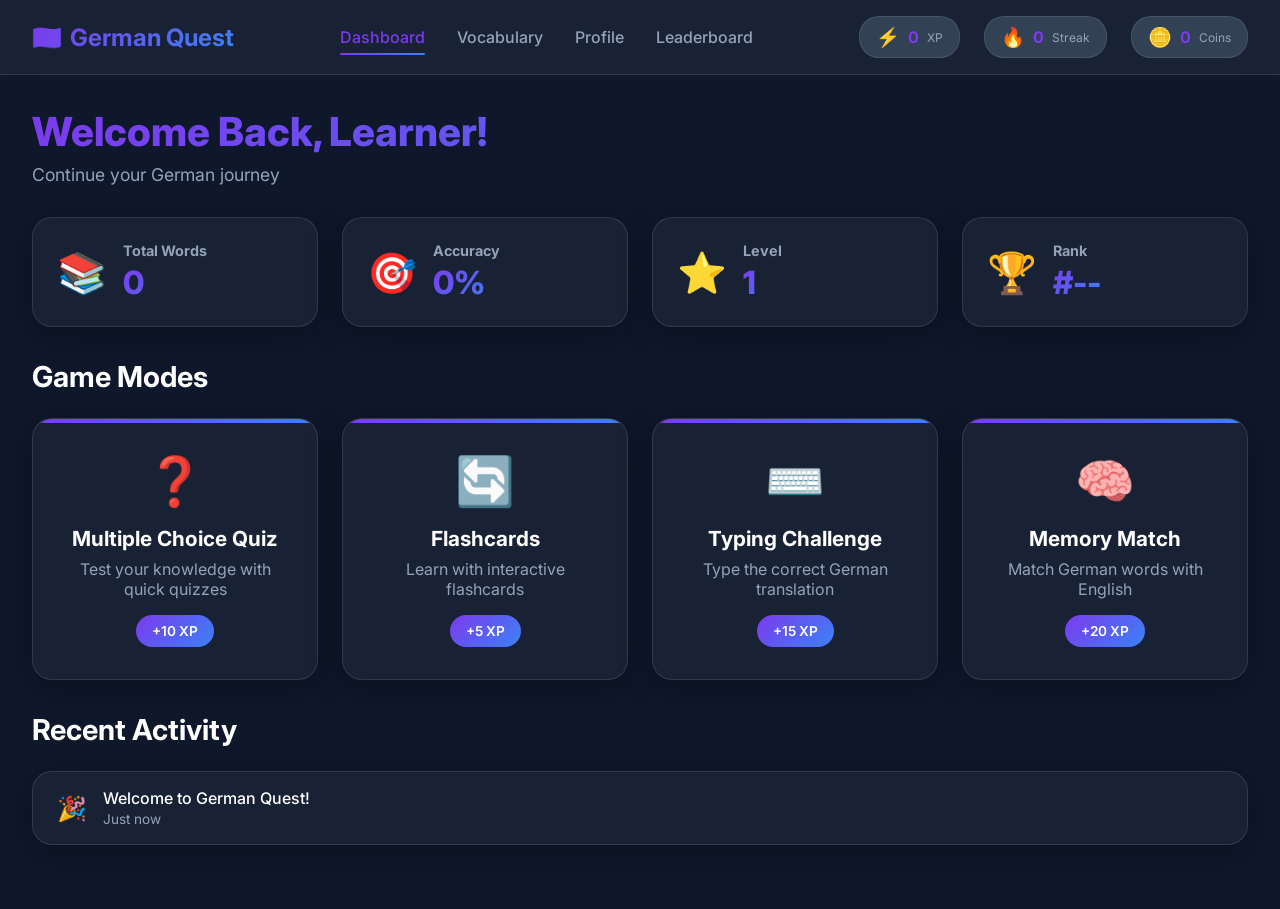
<file: index.html>
<!DOCTYPE html>

<html lang="en">

<head>

  <meta charset="UTF-8">

  <meta name="viewport" content="width=device-width, initial-scale=1.0">

  <title>German Quest - Learn German Gamified</title>

  <link rel="stylesheet" href="style.css">

  <link href="https://fonts.googleapis.com/css2?family=Inter:wght@300;400;500;600;700;800&display=swap" rel="stylesheet">

</head>

<body>

  <div id="app">

    <nav class="navbar">

      <div class="nav-brand">

        <span class="brand-icon">🇩🇪</span>

        <span class="brand-text">German Quest</span>

      </div>

      <div class="nav-links">

        <a href="#" class="nav-link active" data-page="dashboard">Dashboard</a>

        <a href="#" class="nav-link" data-page="vocabulary">Vocabulary</a>

        <a href="#" class="nav-link" data-page="profile">Profile</a>

        <a href="#" class="nav-link" data-page="leaderboard">Leaderboard</a>

      </div>

      <div class="nav-stats">

        <div class="stat-item">

          <span class="stat-icon">⚡</span>

          <span class="stat-value" id="xp-display">0</span>

          <span class="stat-label">XP</span>

        </div>

        <div class="stat-item">

          <span class="stat-icon">🔥</span>

          <span class="stat-value" id="streak-display">0</span>

          <span class="stat-label">Streak</span>

        </div>

        <div class="stat-item">

          <span class="stat-icon">🪙</span>

          <span class="stat-value" id="coins-display">0</span>

          <span class="stat-label">Coins</span>

        </div>

      </div>

    </nav>



    <main class="main-content">

      <div id="dashboard-page" class="page active">

        <div class="dashboard-header">

          <h1 class="page-title">Welcome Back, Learner!</h1>

          <p class="page-subtitle">Continue your German journey</p>

        </div>



        <div class="stats-grid">

          <div class="stat-card glass-card">

            <div class="stat-card-icon">📚</div>

            <div class="stat-card-content">

              <h3>Total Words</h3>

              <p class="stat-number" id="total-words">0</p>

            </div>

          </div>

          <div class="stat-card glass-card">

            <div class="stat-card-icon">🎯</div>

            <div class="stat-card-content">

              <h3>Accuracy</h3>

              <p class="stat-number" id="accuracy">0%</p>

            </div>

          </div>

          <div class="stat-card glass-card">

            <div class="stat-card-icon">⭐</div>

            <div class="stat-card-content">

              <h3>Level</h3>

              <p class="stat-number" id="level">1</p>

            </div>

          </div>

          <div class="stat-card glass-card">

            <div class="stat-card-icon">🏆</div>

            <div class="stat-card-content">

              <h3>Rank</h3>

              <p class="stat-number">#--</p>

            </div>

          </div>

        </div>



        <div class="game-modes">

          <h2 class="section-title">Game Modes</h2>

          <div class="modes-grid">

            <div class="mode-card glass-card" onclick="navigateTo('quiz')">

              <div class="mode-icon">❓</div>

              <h3>Multiple Choice Quiz</h3>

              <p>Test your knowledge with quick quizzes</p>

              <div class="mode-badge">+10 XP</div>

            </div>

            <div class="mode-card glass-card" onclick="navigateTo('flashcards')">

              <div class="mode-icon">🔄</div>

              <h3>Flashcards</h3>

              <p>Learn with interactive flashcards</p>

              <div class="mode-badge">+5 XP</div>

            </div>

            <div class="mode-card glass-card" onclick="navigateTo('typing')">

              <div class="mode-icon">⌨️</div>

              <h3>Typing Challenge</h3>

              <p>Type the correct German translation</p>

              <div class="mode-badge">+15 XP</div>

            </div>

            <div class="mode-card glass-card" onclick="navigateTo('memory')">

              <div class="mode-icon">🧠</div>

              <h3>Memory Match</h3>

              <p>Match German words with English</p>

              <div class="mode-badge">+20 XP</div>

            </div>

          </div>

        </div>



        <div class="recent-activity">

          <h2 class="section-title">Recent Activity</h2>

          <div class="activity-list" id="activity-list">

            <div class="activity-item glass-card">

              <div class="activity-icon">🎉</div>

              <div class="activity-content">

                <p>Welcome to German Quest!</p>

                <span class="activity-time">Just now</span>

              </div>

            </div>

          </div>

        </div>

      </div>



      <div id="vocabulary-page" class="page">

        <div class="page-header">

          <h1 class="page-title">Vocabulary Manager</h1>

          <button class="btn-primary" onclick="showAddWordModal()">+ Add Word</button>

        </div>



        <div class="vocabulary-controls">

          <input type="text" id="search-vocab" class="search-input" placeholder="Search vocabulary...">

          <select id="category-filter" class="filter-select">

            <option value="all">All Categories</option>

            <option value="General">General</option>

            <option value="Food">Food</option>

            <option value="Travel">Travel</option>

            <option value="Business">Business</option>

            <option value="Family">Family</option>

          </select>

          <select id="difficulty-filter" class="filter-select">

            <option value="all">All Difficulties</option>

            <option value="Easy">Easy</option>

            <option value="Medium">Medium</option>

            <option value="Hard">Hard</option>

          </select>

        </div>



        <div class="vocabulary-grid" id="vocabulary-grid">

        </div>

      </div>



      <div id="flashcards-page" class="page">

        <div class="page-header">

          <h1 class="page-title">Flashcards</h1>

          <div class="flashcard-stats">

            <span id="flashcard-progress">0 / 0</span>

          </div>

        </div>



        <div class="flashcard-container">

          <div class="flashcard glass-card" id="flashcard">

            <div class="flashcard-inner">

              <div class="flashcard-front">

                <div class="flashcard-word" id="flashcard-german">-</div>

                <div class="flashcard-article" id="flashcard-article">-</div>

                <button class="btn-secondary" onclick="flipCard()">Show Answer</button>

              </div>

              <div class="flashcard-back">

                <div class="flashcard-translation" id="flashcard-english">-</div>

                <div class="flashcard-category" id="flashcard-category">-</div>

                <div class="flashcard-actions">

                  <button class="btn-danger" onclick="markCard('hard')">Hard</button>

                  <button class="btn-warning" onclick="markCard('medium')">Medium</button>

                  <button class="btn-success" onclick="markCard('easy')">Easy</button>

                </div>

              </div>

            </div>

          </div>

        </div>



        <div class="flashcard-controls">

          <button class="btn-secondary" onclick="previousCard()">← Previous</button>

          <button class="btn-primary" onclick="shuffleCards()">Shuffle</button>

          <button class="btn-secondary" onclick="nextCard()">Next →</button>

        </div>

      </div>



      <div id="quiz-page" class="page">

        <div class="page-header">

          <h1 class="page-title">Quiz Mode</h1>

          <div class="quiz-stats">

            <span id="quiz-score">Score: 0</span>

            <span id="quiz-progress">Question 1/10</span>

          </div>

        </div>



        <div class="quiz-container glass-card" id="quiz-container">

          <div class="quiz-question">

            <h2 id="quiz-word">Loading...</h2>

            <p id="quiz-instruction">Select the correct English translation</p>

          </div>

          <div class="quiz-options" id="quiz-options">

          </div>

        </div>



        <div class="quiz-feedback" id="quiz-feedback"></div>

      </div>



      <div id="typing-page" class="page">

        <div class="page-header">

          <h1 class="page-title">Typing Challenge</h1>

          <div class="typing-stats">

            <span id="typing-score">Score: 0</span>

            <span id="typing-progress">Word 1/10</span>

            <span id="typing-timer">Time: 0s</span>

          </div>

        </div>



        <div class="typing-container glass-card">

          <div class="typing-word-display">

            <h2 id="typing-english-word">Loading...</h2>

            <p id="typing-instruction">Type the German translation:</p>

          </div>

          <input type="text" id="typing-input" class="typing-input" placeholder="Type German word here..." autocomplete="off">

          <button class="btn-primary" id="typing-submit-btn" onclick="checkTypingAnswer()">Submit</button>

          <div class="typing-feedback" id="typing-feedback"></div>

        </div>

      </div>



      <div id="memory-page" class="page">

        <div class="page-header">

          <h1 class="page-title">Memory Match</h1>

          <div class="memory-stats">

            <span id="memory-moves">Moves: 0</span>

            <span id="memory-matches">Matches: 0/8</span>

          </div>

        </div>



        <div class="memory-grid" id="memory-grid">

        </div>

        <div class="memory-complete" id="memory-complete" style="display: none; text-align: center; margin-top: 2rem;">

          <button class="btn-primary" onclick="initMemory()">Try Again</button>

        </div>

      </div>



      <div id="profile-page" class="page">

        <div class="page-header">

          <h1 class="page-title">Profile</h1>

        </div>



        <div class="profile-header glass-card">

          <div class="profile-avatar">👤</div>

          <div class="profile-info">

            <h2>German Learner</h2>

            <p>Level <span id="profile-level">1</span></p>

          </div>

        </div>



        <div class="profile-stats">

          <div class="profile-stat glass-card">

            <h3>Total XP</h3>

            <p class="stat-number" id="profile-xp">0</p>

          </div>

          <div class="profile-stat glass-card">

            <h3>Words Learned</h3>

            <p class="stat-number" id="profile-words">0</p>

          </div>

          <div class="profile-stat glass-card">

            <h3>Quizzes Completed</h3>

            <p class="stat-number" id="profile-quizzes">0</p>

          </div>

          <div class="profile-stat glass-card">

            <h3>Best Streak</h3>

            <p class="stat-number" id="profile-streak">0</p>

          </div>

        </div>



        <div class="achievements-section">

          <h2 class="section-title">Achievements</h2>

          <div class="achievements-grid" id="achievements-grid">

            <div class="achievement-card glass-card locked">

              <div class="achievement-icon">🎯</div>

              <h3>First Steps</h3>

              <p>Complete your first quiz</p>

            </div>

            <div class="achievement-card glass-card locked">

              <div class="achievement-icon">🔥</div>

              <h3>On Fire</h3>

              <p>Reach a 7-day streak</p>

            </div>

            <div class="achievement-card glass-card locked">

              <div class="achievement-icon">📚</div>

              <h3>Word Collector</h3>

              <p>Learn 100 words</p>

            </div>

            <div class="achievement-card glass-card locked">

              <div class="achievement-icon">⭐</div>

              <h3>Perfect Score</h3>

              <p>Get 100% on a quiz</p>

            </div>

          </div>

        </div>

      </div>



      <div id="leaderboard-page" class="page">

        <div class="page-header">

          <h1 class="page-title">Leaderboard</h1>

        </div>



        <div class="leaderboard-container glass-card">

          <div class="leaderboard-tabs">

            <button class="tab-btn active" data-tab="weekly">Weekly</button>

            <button class="tab-btn" data-tab="monthly">Monthly</button>

            <button class="tab-btn" data-tab="all-time">All Time</button>

          </div>



          <div class="leaderboard-list" id="leaderboard-list">

            <div class="leaderboard-item">

              <span class="rank">1</span>

              <span class="player">Player 1</span>

              <span class="score">10,000 XP</span>

            </div>

            <div class="leaderboard-item">

              <span class="rank">2</span>

              <span class="player">Player 2</span>

              <span class="score">8,500 XP</span>

            </div>

            <div class="leaderboard-item">

              <span class="rank">3</span>

              <span class="player">Player 3</span>

              <span class="score">7,200 XP</span>

            </div>

          </div>

        </div>

      </div>

    </main>

  </div>



  <div id="add-word-modal" class="modal">

    <div class="modal-content glass-card">

      <div class="modal-header">

        <h2>Add New Word</h2>

        <button class="modal-close" onclick="closeModal('add-word-modal')">&times;</button>

      </div>

      <form id="add-word-form" onsubmit="addWord(event)">

        <input type="text" id="new-german" placeholder="German Word" required>

        <input type="text" id="new-english" placeholder="English Translation" required>

        <select id="new-article">

          <option value="">None</option>

          <option value="der">der (masculine)</option>

          <option value="die">die (feminine)</option>

          <option value="das">das (neuter)</option>

        </select>

        <select id="new-category">

          <option value="General">General</option>

          <option value="Food">Food</option>

          <option value="Travel">Travel</option>

          <option value="Business">Business</option>

          <option value="Family">Family</option>

        </select>

        <select id="new-difficulty">

          <option value="Easy">Easy</option>

          <option value="Medium">Medium</option>

          <option value="Hard">Hard</option>

        </select>

        <button type="submit" class="btn-primary">Add Word</button>

      </form>

    </div>

  </div>



  <script src="script.js"></script>

</body>

</html>
</file>
<file: style.css>
* {
  margin: 0;
  padding: 0;
  box-sizing: border-box;
}

:root {
  --bg-primary: #0f172a;
  --bg-secondary: #1e293b;
  --bg-tertiary: #334155;
  --accent-purple: #7c3aed;
  --accent-blue: #3b82f6;
  --accent-pink: #ec4899;
  --accent-green: #10b981;
  --accent-yellow: #f59e0b;
  --accent-red: #ef4444;
  --text-primary: #ffffff;
  --text-secondary: #94a3b8;
  --glass-bg: rgba(30, 41, 59, 0.7);
  --glass-border: rgba(255, 255, 255, 0.1);
  --shadow: 0 8px 32px rgba(0, 0, 0, 0.3);
}

body {
  background: var(--bg-primary);
  color: var(--text-primary);
  font-family: 'Inter', sans-serif;
  min-height: 100vh;
  overflow-x: hidden;
}

#app {
  display: flex;
  flex-direction: column;
  min-height: 100vh;
}

/* Navbar */
.navbar {
  background: var(--glass-bg);
  backdrop-filter: blur(20px);
  border-bottom: 1px solid var(--glass-border);
  padding: 1rem 2rem;
  display: flex;
  justify-content: space-between;
  align-items: center;
  position: sticky;
  top: 0;
  z-index: 1000;
}

.nav-brand {
  display: flex;
  align-items: center;
  gap: 0.5rem;
  font-size: 1.5rem;
  font-weight: 700;
  background: linear-gradient(135deg, var(--accent-purple), var(--accent-blue));
  -webkit-background-clip: text;
  -webkit-text-fill-color: transparent;
  background-clip: text;
}

.nav-links {
  display: flex;
  gap: 2rem;
}

.nav-link {
  color: var(--text-secondary);
  text-decoration: none;
  font-weight: 500;
  transition: all 0.3s ease;
  position: relative;
}

.nav-link:hover {
  color: var(--text-primary);
}

.nav-link.active {
  color: var(--accent-purple);
}

.nav-link.active::after {
  content: '';
  position: absolute;
  bottom: -0.5rem;
  left: 0;
  right: 0;
  height: 2px;
  background: linear-gradient(90deg, var(--accent-purple), var(--accent-blue));
  border-radius: 2px;
}

.nav-stats {
  display: flex;
  gap: 1.5rem;
}

.stat-item {
  display: flex;
  align-items: center;
  gap: 0.5rem;
  background: var(--bg-tertiary);
  padding: 0.5rem 1rem;
  border-radius: 20px;
  border: 1px solid var(--glass-border);
}

.stat-icon {
  font-size: 1.2rem;
}

.stat-value {
  font-weight: 700;
  color: var(--accent-purple);
}

.stat-label {
  font-size: 0.75rem;
  color: var(--text-secondary);
}

/* Main Content */
.main-content {
  flex: 1;
  padding: 2rem;
  max-width: 1400px;
  margin: 0 auto;
  width: 100%;
}

.page {
  display: none;
}

.page.active {
  display: block;
  animation: fadeIn 0.5s ease;
}

@keyframes fadeIn {
  from {
    opacity: 0;
    transform: translateY(20px);
  }
  to {
    opacity: 1;
    transform: translateY(0);
  }
}

/* Glass Card */
.glass-card {
  background: var(--glass-bg);
  backdrop-filter: blur(20px);
  border: 1px solid var(--glass-border);
  border-radius: 20px;
  box-shadow: var(--shadow);
  transition: all 0.3s ease;
}

.glass-card:hover {
  transform: translateY(-5px);
  box-shadow: 0 12px 40px rgba(124, 58, 237, 0.2);
}

/* Dashboard */
.dashboard-header {
  margin-bottom: 2rem;
}

.page-title {
  font-size: 2.5rem;
  font-weight: 800;
  margin-bottom: 0.5rem;
  background: linear-gradient(135deg, var(--accent-purple), var(--accent-blue));
  -webkit-background-clip: text;
  -webkit-text-fill-color: transparent;
  background-clip: text;
}

.page-subtitle {
  color: var(--text-secondary);
  font-size: 1.1rem;
}

.stats-grid {
  display: grid;
  grid-template-columns: repeat(auto-fit, minmax(250px, 1fr));
  gap: 1.5rem;
  margin-bottom: 2rem;
}

.stat-card {
  padding: 1.5rem;
  display: flex;
  align-items: center;
  gap: 1rem;
}

.stat-card-icon {
  font-size: 2.5rem;
}

.stat-card-content h3 {
  font-size: 0.9rem;
  color: var(--text-secondary);
  margin-bottom: 0.25rem;
}

.stat-number {
  font-size: 2rem;
  font-weight: 800;
  background: linear-gradient(135deg, var(--accent-purple), var(--accent-blue));
  -webkit-background-clip: text;
  -webkit-text-fill-color: transparent;
  background-clip: text;
}

/* Game Modes */
.game-modes {
  margin-bottom: 2rem;
}

.section-title {
  font-size: 1.8rem;
  font-weight: 700;
  margin-bottom: 1.5rem;
  color: var(--text-primary);
}

.modes-grid {
  display: grid;
  grid-template-columns: repeat(auto-fit, minmax(280px, 1fr));
  gap: 1.5rem;
}

.mode-card {
  padding: 2rem;
  text-align: center;
  cursor: pointer;
  position: relative;
  overflow: hidden;
}

.mode-card::before {
  content: '';
  position: absolute;
  top: 0;
  left: 0;
  right: 0;
  height: 4px;
  background: linear-gradient(90deg, var(--accent-purple), var(--accent-blue));
}

.mode-icon {
  font-size: 3rem;
  margin-bottom: 1rem;
}

.mode-card h3 {
  font-size: 1.3rem;
  margin-bottom: 0.5rem;
}

.mode-card p {
  color: var(--text-secondary);
  margin-bottom: 1rem;
}

.mode-badge {
  display: inline-block;
  background: linear-gradient(135deg, var(--accent-purple), var(--accent-blue));
  padding: 0.5rem 1rem;
  border-radius: 20px;
  font-size: 0.85rem;
  font-weight: 600;
}

/* Recent Activity */
.recent-activity {
  margin-bottom: 2rem;
}

.activity-list {
  display: flex;
  flex-direction: column;
  gap: 1rem;
}

.activity-item {
  padding: 1rem 1.5rem;
  display: flex;
  align-items: center;
  gap: 1rem;
}

.activity-icon {
  font-size: 1.5rem;
}

.activity-content p {
  font-weight: 500;
}

.activity-time {
  font-size: 0.85rem;
  color: var(--text-secondary);
}

/* Page Header */
.page-header {
  display: flex;
  justify-content: space-between;
  align-items: center;
  margin-bottom: 2rem;
}

/* Buttons */
.btn-primary {
  background: linear-gradient(135deg, var(--accent-purple), var(--accent-blue));
  color: white;
  border: none;
  padding: 0.75rem 1.5rem;
  border-radius: 10px;
  font-weight: 600;
  cursor: pointer;
  transition: all 0.3s ease;
  font-size: 1rem;
}

.btn-primary:hover {
  transform: translateY(-2px);
  box-shadow: 0 8px 20px rgba(124, 58, 237, 0.4);
}

.btn-secondary {
  background: var(--bg-tertiary);
  color: white;
  border: 1px solid var(--glass-border);
  padding: 0.75rem 1.5rem;
  border-radius: 10px;
  font-weight: 600;
  cursor: pointer;
  transition: all 0.3s ease;
  font-size: 1rem;
}

.btn-secondary:hover {
  background: var(--accent-purple);
}

.btn-success {
  background: var(--accent-green);
  color: white;
  border: none;
  padding: 0.75rem 1.5rem;
  border-radius: 10px;
  font-weight: 600;
  cursor: pointer;
  transition: all 0.3s ease;
}

.btn-success:hover {
  transform: translateY(-2px);
  box-shadow: 0 8px 20px rgba(16, 185, 129, 0.4);
}

.btn-warning {
  background: var(--accent-yellow);
  color: white;
  border: none;
  padding: 0.75rem 1.5rem;
  border-radius: 10px;
  font-weight: 600;
  cursor: pointer;
  transition: all 0.3s ease;
}

.btn-warning:hover {
  transform: translateY(-2px);
  box-shadow: 0 8px 20px rgba(245, 158, 11, 0.4);
}

.btn-danger {
  background: var(--accent-red);
  color: white;
  border: none;
  padding: 0.75rem 1.5rem;
  border-radius: 10px;
  font-weight: 600;
  cursor: pointer;
  transition: all 0.3s ease;
}

.btn-danger:hover {
  transform: translateY(-2px);
  box-shadow: 0 8px 20px rgba(239, 68, 68, 0.4);
}

/* Vocabulary Page */
.vocabulary-controls {
  display: flex;
  gap: 1rem;
  margin-bottom: 2rem;
  flex-wrap: wrap;
}

.search-input,
.filter-select {
  background: var(--bg-tertiary);
  border: 1px solid var(--glass-border);
  padding: 0.75rem 1rem;
  border-radius: 10px;
  color: white;
  font-size: 1rem;
  flex: 1;
  min-width: 200px;
}

.search-input::placeholder {
  color: var(--text-secondary);
}

.vocabulary-grid {
  display: grid;
  grid-template-columns: repeat(auto-fill, minmax(300px, 1fr));
  gap: 1.5rem;
}

.vocab-card {
  padding: 1.5rem;
  position: relative;
}

.vocab-card-header {
  display: flex;
  justify-content: space-between;
  align-items: flex-start;
  margin-bottom: 1rem;
}

.vocab-german {
  font-size: 1.5rem;
  font-weight: 700;
  margin-bottom: 0.25rem;
}

.vocab-article {
  color: var(--accent-purple);
  font-weight: 600;
}

.vocab-english {
  color: var(--text-secondary);
  font-size: 1.1rem;
  margin-bottom: 1rem;
}

.vocab-meta {
  display: flex;
  gap: 0.5rem;
  flex-wrap: wrap;
}

.vocab-badge {
  background: var(--bg-tertiary);
  padding: 0.25rem 0.75rem;
  border-radius: 15px;
  font-size: 0.8rem;
}

.vocab-actions {
  display: flex;
  gap: 0.5rem;
  margin-top: 1rem;
}

.vocab-actions button {
  padding: 0.5rem 1rem;
  font-size: 0.85rem;
}

/* Flashcards */
.flashcard-stats {
  font-size: 1.1rem;
  color: var(--text-secondary);
}

.flashcard-container {
  display: flex;
  justify-content: center;
  margin-bottom: 2rem;
}

.flashcard {
  width: 400px;
  height: 300px;
  perspective: 1000px;
  cursor: pointer;
  position: relative;
}

.flashcard-inner {
  position: relative;
  width: 100%;
  height: 100%;
  transition: transform 0.6s;
  transform-style: preserve-3d;
}

.flashcard.flipped .flashcard-inner {
  transform: rotateY(180deg);
}

.flashcard-front,
.flashcard-back {
  position: absolute;
  width: 100%;
  height: 100%;
  backface-visibility: hidden;
  display: flex;
  flex-direction: column;
  justify-content: center;
  align-items: center;
  padding: 2rem;
}

.flashcard-back {
  transform: rotateY(180deg);
}

.flashcard-word {
  font-size: 2.5rem;
  font-weight: 800;
  margin-bottom: 0.5rem;
}

.flashcard-article {
  font-size: 1.2rem;
  color: var(--accent-purple);
  margin-bottom: 2rem;
}

.flashcard-translation {
  font-size: 2rem;
  font-weight: 700;
  margin-bottom: 0.5rem;
}

.flashcard-category {
  color: var(--text-secondary);
  margin-bottom: 2rem;
}

.flashcard-actions {
  display: flex;
  gap: 1rem;
}

.flashcard-controls {
  display: flex;
  justify-content: center;
  gap: 1rem;
}

/* Quiz */
.quiz-stats {
  display: flex;
  gap: 2rem;
  font-size: 1.1rem;
}

.quiz-container {
  padding: 3rem;
  text-align: center;
  margin-bottom: 2rem;
}

.quiz-question h2 {
  font-size: 2.5rem;
  margin-bottom: 0.5rem;
}

.quiz-question p {
  color: var(--text-secondary);
  margin-bottom: 2rem;
}

.quiz-options {
  display: grid;
  grid-template-columns: repeat(2, 1fr);
  gap: 1rem;
}

.quiz-option {
  background: var(--bg-tertiary);
  border: 2px solid var(--glass-border);
  padding: 1.5rem;
  border-radius: 15px;
  cursor: pointer;
  transition: all 0.3s ease;
  font-size: 1.1rem;
  font-weight: 500;
}

.quiz-option:hover {
  border-color: var(--accent-purple);
  background: var(--accent-purple);
}

.quiz-option.correct {
  background: var(--accent-green);
  border-color: var(--accent-green);
}

.quiz-option.incorrect {
  background: var(--accent-red);
  border-color: var(--accent-red);
}

.quiz-feedback {
  text-align: center;
  padding: 1rem;
  font-size: 1.2rem;
  font-weight: 600;
  min-height: 60px;
}

/* Profile */
.profile-header {
  display: flex;
  align-items: center;
  gap: 2rem;
  padding: 2rem;
  margin-bottom: 2rem;
}

.profile-avatar {
  font-size: 4rem;
}

.profile-info h2 {
  font-size: 2rem;
  margin-bottom: 0.5rem;
}

.profile-stats {
  display: grid;
  grid-template-columns: repeat(auto-fit, minmax(200px, 1fr));
  gap: 1.5rem;
  margin-bottom: 2rem;
}

.profile-stat {
  padding: 1.5rem;
  text-align: center;
}

.profile-stat h3 {
  font-size: 0.9rem;
  color: var(--text-secondary);
  margin-bottom: 0.5rem;
}

.achievements-section {
  margin-bottom: 2rem;
}

.achievements-grid {
  display: grid;
  grid-template-columns: repeat(auto-fit, minmax(250px, 1fr));
  gap: 1.5rem;
}

.achievement-card {
  padding: 1.5rem;
  text-align: center;
}

.achievement-card.locked {
  opacity: 0.5;
}

.achievement-icon {
  font-size: 3rem;
  margin-bottom: 1rem;
}

.achievement-card h3 {
  font-size: 1.2rem;
  margin-bottom: 0.5rem;
}

.achievement-card p {
  color: var(--text-secondary);
  font-size: 0.9rem;
}

/* Leaderboard */
.leaderboard-container {
  padding: 2rem;
}

.leaderboard-tabs {
  display: flex;
  gap: 1rem;
  margin-bottom: 2rem;
  border-bottom: 1px solid var(--glass-border);
  padding-bottom: 1rem;
}

.tab-btn {
  background: none;
  border: none;
  color: var(--text-secondary);
  padding: 0.5rem 1rem;
  cursor: pointer;
  font-size: 1rem;
  font-weight: 500;
  transition: all 0.3s ease;
}

.tab-btn.active {
  color: var(--accent-purple);
  border-bottom: 2px solid var(--accent-purple);
}

.leaderboard-list {
  display: flex;
  flex-direction: column;
  gap: 1rem;
}

.leaderboard-item {
  display: flex;
  align-items: center;
  padding: 1rem;
  background: var(--bg-tertiary);
  border-radius: 10px;
}

.leaderboard-item:nth-child(1) .rank {
  background: linear-gradient(135deg, #ffd700, #ffed4e);
  color: #000;
}

.leaderboard-item:nth-child(2) .rank {
  background: linear-gradient(135deg, #c0c0c0, #e8e8e8);
  color: #000;
}

.leaderboard-item:nth-child(3) .rank {
  background: linear-gradient(135deg, #cd7f32, #daa06d);
  color: #000;
}

.rank {
  width: 40px;
  height: 40px;
  display: flex;
  align-items: center;
  justify-content: center;
  border-radius: 50%;
  font-weight: 700;
  margin-right: 1rem;
}

.player {
  flex: 1;
  font-weight: 600;
}

.score {
  color: var(--accent-purple);
  font-weight: 700;
}

/* Modal */
.modal {
  display: none;
  position: fixed;
  top: 0;
  left: 0;
  right: 0;
  bottom: 0;
  background: rgba(0, 0, 0, 0.8);
  backdrop-filter: blur(5px);
  z-index: 2000;
  align-items: center;
  justify-content: center;
}

.modal.active {
  display: flex;
}

.modal-content {
  width: 90%;
  max-width: 500px;
  padding: 2rem;
  max-height: 90vh;
  overflow-y: auto;
}

.modal-header {
  display: flex;
  justify-content: space-between;
  align-items: center;
  margin-bottom: 2rem;
}

.modal-close {
  background: none;
  border: none;
  color: var(--text-secondary);
  font-size: 2rem;
  cursor: pointer;
  transition: all 0.3s ease;
}

.modal-close:hover {
  color: var(--text-primary);
}

#add-word-form {
  display: flex;
  flex-direction: column;
  gap: 1rem;
}

#add-word-form input,
#add-word-form select {
  background: var(--bg-tertiary);
  border: 1px solid var(--glass-border);
  padding: 1rem;
  border-radius: 10px;
  color: white;
  font-size: 1rem;
}

#add-word-form input::placeholder {
  color: var(--text-secondary);
}

/* Responsive */
@media (max-width: 768px) {
  .navbar {
    flex-direction: column;
    gap: 1rem;
    padding: 1rem;
  }

  .nav-links {
    flex-wrap: wrap;
    justify-content: center;
    gap: 1rem;
  }

  .nav-stats {
    flex-wrap: wrap;
    justify-content: center;
  }

  .main-content {
    padding: 1rem;
  }

  .page-title {
    font-size: 1.8rem;
  }

  .stats-grid {
    grid-template-columns: 1fr;
  }

  .modes-grid {
    grid-template-columns: 1fr;
  }

  .quiz-options {
    grid-template-columns: 1fr;
  }

  .flashcard {
    width: 100%;
    max-width: 350px;
  }

  .vocabulary-controls {
    flex-direction: column;
  }

  .profile-header {
    flex-direction: column;
    text-align: center;
  }
}

/* Typing Challenge */
.typing-stats {
  display: flex;
  gap: 1.5rem;
  margin-bottom: 1.5rem;
}

.typing-container {
  max-width: 600px;
  margin: 0 auto;
  padding: 2rem;
  text-align: center;
}

.typing-word-display h2 {
  font-size: 2.5rem;
  margin-bottom: 0.5rem;
  color: var(--accent-purple);
}

.typing-input {
  width: 100%;
  padding: 1rem;
  font-size: 1.2rem;
  border: 2px solid var(--accent-blue);
  border-radius: 0.5rem;
  background: rgba(255, 255, 255, 0.05);
  color: white;
  margin: 1.5rem 0;
  text-align: center;
}

.typing-input:focus {
  outline: none;
  border-color: var(--accent-purple);
  box-shadow: 0 0 20px rgba(124, 58, 237, 0.3);
}

.typing-feedback {
  margin-top: 1rem;
  font-size: 1.1rem;
  min-height: 1.5rem;
}

.typing-feedback.correct {
  color: #10b981;
}

.typing-feedback.incorrect {
  color: #ef4444;
}

/* Memory Match */
.memory-stats {
  display: flex;
  gap: 1.5rem;
  margin-bottom: 1.5rem;
}

.memory-grid {
  display: grid;
  grid-template-columns: repeat(4, 1fr);
  gap: 1rem;
  max-width: 800px;
  margin: 0 auto;
}

.memory-card {
  aspect-ratio: 1;
  background: rgba(255, 255, 255, 0.05);
  border: 2px solid rgba(255, 255, 255, 0.1);
  border-radius: 0.5rem;
  display: flex;
  align-items: center;
  justify-content: center;
  font-size: 1.5rem;
  cursor: pointer;
  transition: all 0.3s ease;
  position: relative;
  perspective: 1000px;
}

.memory-card:hover {
  border-color: var(--accent-blue);
  transform: translateY(-2px);
}

.memory-card.flipped {
  background: rgba(124, 58, 237, 0.2);
  border-color: var(--accent-purple);
}

.memory-card.matched {
  background: rgba(16, 185, 129, 0.2);
  border-color: #10b981;
  cursor: default;
}

.memory-card-content {
  backface-visibility: hidden;
  transition: transform 0.3s ease;
}

.memory-card:not(.flipped):not(.matched) .memory-card-content {
  display: none;
}

@media (max-width: 768px) {
  .memory-grid {
    grid-template-columns: repeat(3, 1fr);
  }
}

@media (max-width: 480px) {
  .memory-grid {
    grid-template-columns: repeat(2, 1fr);
  }
}
</file>
